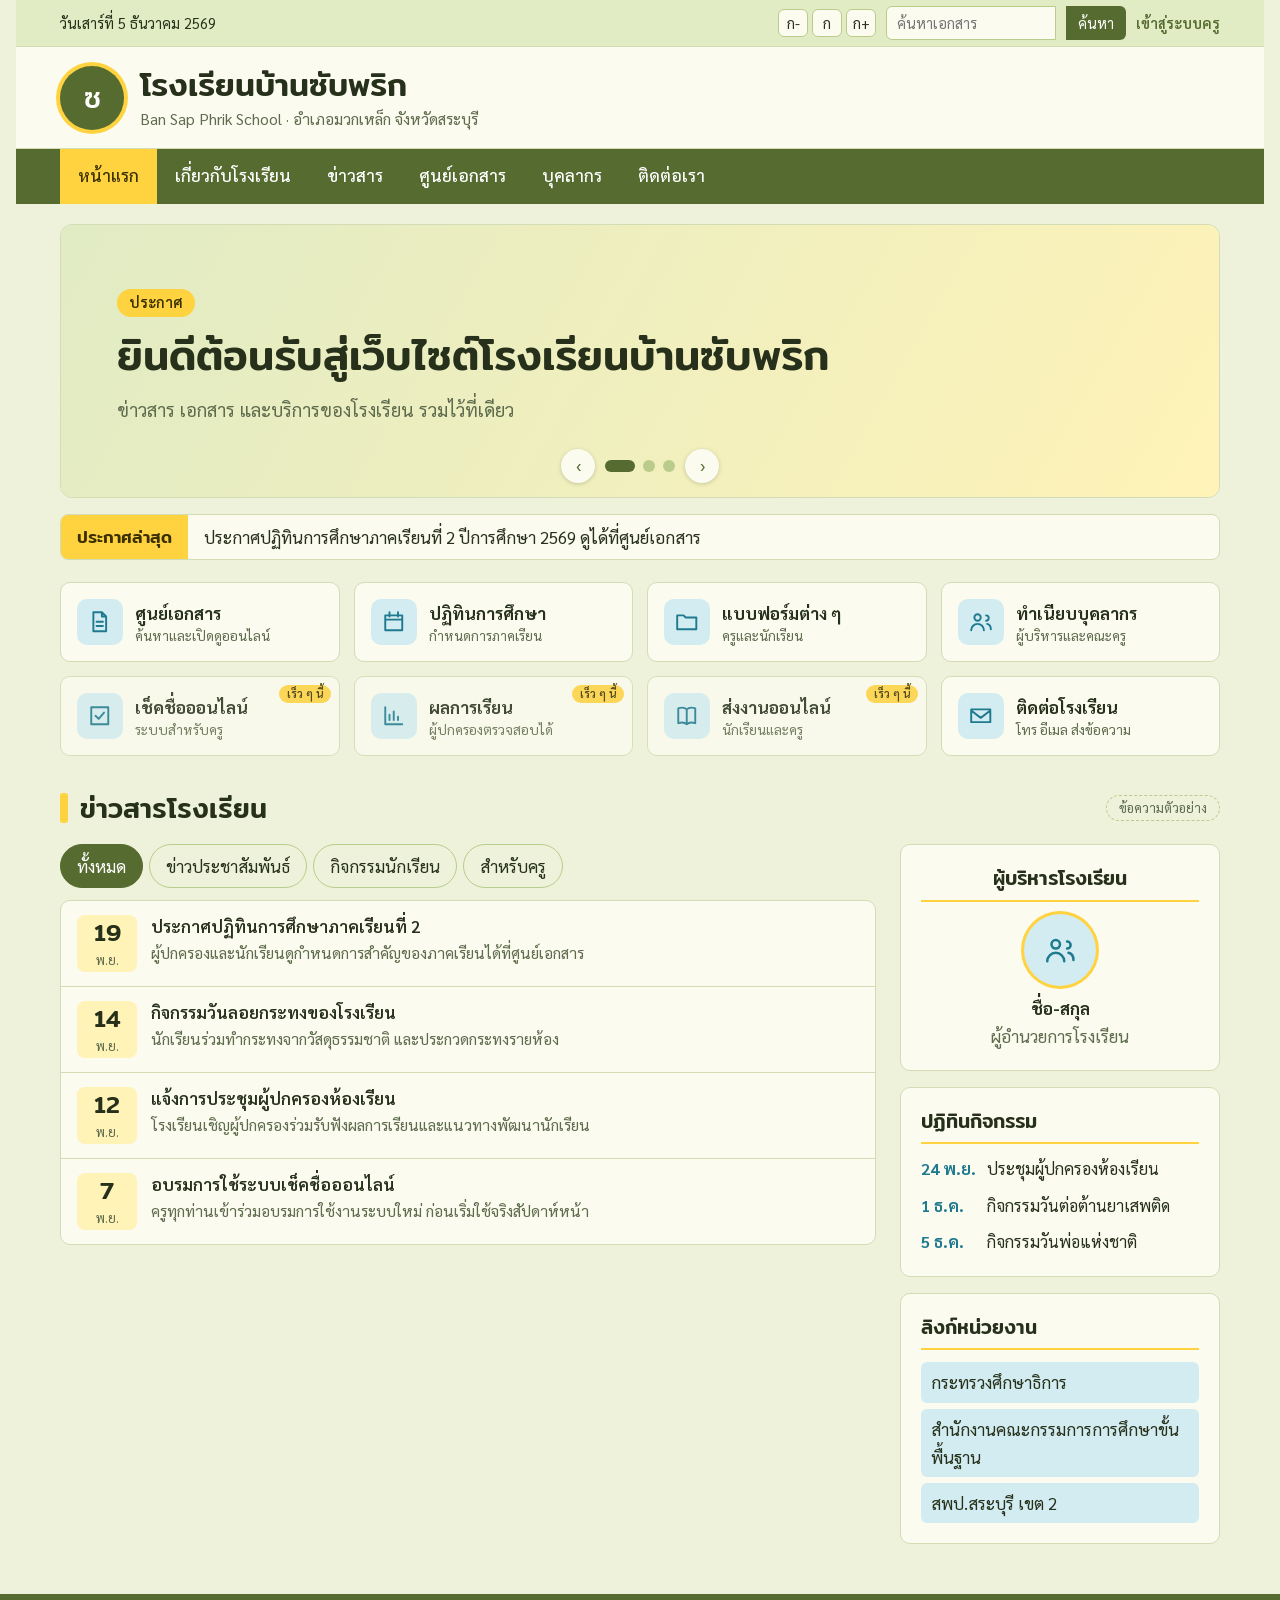
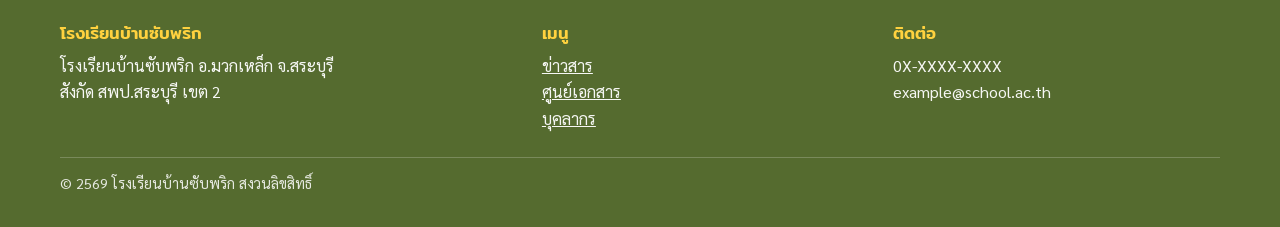
<file: index.html>
<!doctype html>
<html lang="th">
<head>
<meta charset="utf-8">
<meta name="viewport" content="width=device-width, initial-scale=1, viewport-fit=cover">
<title>โรงเรียนบ้านซับพริก</title>
<link rel="stylesheet" href="https://fonts.googleapis.com/css2?family=Mitr:wght@400;500&family=Sarabun:wght@400;500;600&display=swap">
<link rel="stylesheet" href="style.css">
</head>
<body data-page="home" data-title="">
<div class="util">
  <div class="wrap">
    <span id="today"></span>
    <div class="right">
      <div class="fsz" role="group" aria-label="ขนาดตัวอักษร">
        <button type="button" data-fs="-1" aria-label="ลดขนาดตัวอักษร">ก-</button>
        <button type="button" data-fs="0" aria-label="ขนาดปกติ">ก</button>
        <button type="button" data-fs="1" aria-label="เพิ่มขนาดตัวอักษร">ก+</button>
      </div>
      <form class="search" id="gsearch" role="search">
        <input id="gq" type="search" placeholder="ค้นหาเอกสาร" aria-label="ค้นหาเอกสาร">
        <button type="submit">ค้นหา</button>
      </form>
      <a class="login" href="contact.html">เข้าสู่ระบบครู</a>
    </div>
  </div>
</div>

<header class="brandbar">
  <div class="wrap">
    <span class="crest" id="crest" aria-hidden="true">ซ</span>
    <div>
      <h1 id="schoolName">โรงเรียนบ้านซับพริก</h1>
      <p id="schoolSub">Ban Sap Phrik School · อำเภอมวกเหล็ก จังหวัดสระบุรี</p>
    </div>
  </div>
</header>

<nav class="nav" aria-label="เมนูหลัก">
  <div class="wrap" id="navWrap">
    <a class="on" href="index.html">หน้าแรก</a>
    <a href="about.html">เกี่ยวกับโรงเรียน</a>
    <a href="news.html">ข่าวสาร</a>
    <a href="docs.html">ศูนย์เอกสาร</a>
    <a href="staff.html">บุคลากร</a>
    <a href="contact.html">ติดต่อเรา</a>
  </div>
</nav>

<main class="wrap" id="top">
  <div class="slider" id="slider" aria-roledescription="carousel" aria-label="ประชาสัมพันธ์">
    <div class="slides" id="slides"></div>
    <div class="ctl">
      <button class="arrow" type="button" id="prev" aria-label="สไลด์ก่อนหน้า">‹</button>
      <span id="dots" style="display:flex;gap:8px;align-items:center"></span>
      <button class="arrow" type="button" id="next" aria-label="สไลด์ถัดไป">›</button>
    </div>
  </div>

  <div class="ticker" id="ticker"><b>ประกาศล่าสุด</b><span id="tickerText">ประกาศปฏิทินการศึกษาภาคเรียนที่ 2 ปีการศึกษา 2569 ดูได้ที่ศูนย์เอกสาร</span></div>

  <div class="quick" id="quick"></div>


  <section id="news">
    <div class="sec-title"><h2>ข่าวสารโรงเรียน</h2><span class="sample">ข้อความตัวอย่าง</span></div>
    <div class="cols">
      <div>
        <div class="tabs" role="tablist" id="tabs"></div>
        <ul class="newslist" id="newslist"></ul>
      </div>
      <aside class="side">
        <div class="card person-lg" id="dirCard"></div>
        <div class="card">
          <h3>ปฏิทินกิจกรรม</h3>
          <ul class="cal">
            <li><b>24 พ.ย.</b><span>ประชุมผู้ปกครองห้องเรียน</span></li>
            <li><b>1 ธ.ค.</b><span>กิจกรรมวันต่อต้านยาเสพติด</span></li>
            <li><b>5 ธ.ค.</b><span>กิจกรรมวันพ่อแห่งชาติ</span></li>
          </ul>
        </div>
        <div class="card">
          <h3>ลิงก์หน่วยงาน</h3>
          <ul class="links">
            <li><a href="https://www.moe.go.th" target="_blank" rel="noopener">กระทรวงศึกษาธิการ</a></li>
            <li><a href="https://www.obec.go.th" target="_blank" rel="noopener">สำนักงานคณะกรรมการการศึกษาขั้นพื้นฐาน</a></li>
            <li><a href="https://saraburi2.go.th" target="_blank" rel="noopener">สพป.สระบุรี เขต 2</a></li>
          </ul>
        </div>
      </aside>
    </div>
  </section>
</main>

<footer>
  <div class="wrap">
    <div><h4 id="fName">โรงเรียนบ้านซับพริก</h4><p id="fAddr">อำเภอมวกเหล็ก จังหวัดสระบุรี</p><p id="fNote">สังกัด สพป.สระบุรี เขต 2</p></div>
    <div><h4>เมนู</h4><a href="news.html">ข่าวสาร</a><a href="docs.html">ศูนย์เอกสาร</a><a href="staff.html">บุคลากร</a></div>
    <div><h4>ติดต่อ</h4><p id="fPhone">0X-XXXX-XXXX</p><p id="fEmail">example@school.ac.th</p></div>
    <div class="copy" id="fCopy">© 2569 โรงเรียนบ้านซับพริก สงวนลิขสิทธิ์</div>
  </div>
</footer>

<script src="config.js"></script>
<script src="app.js"></script>
</body>
</html>
</file>
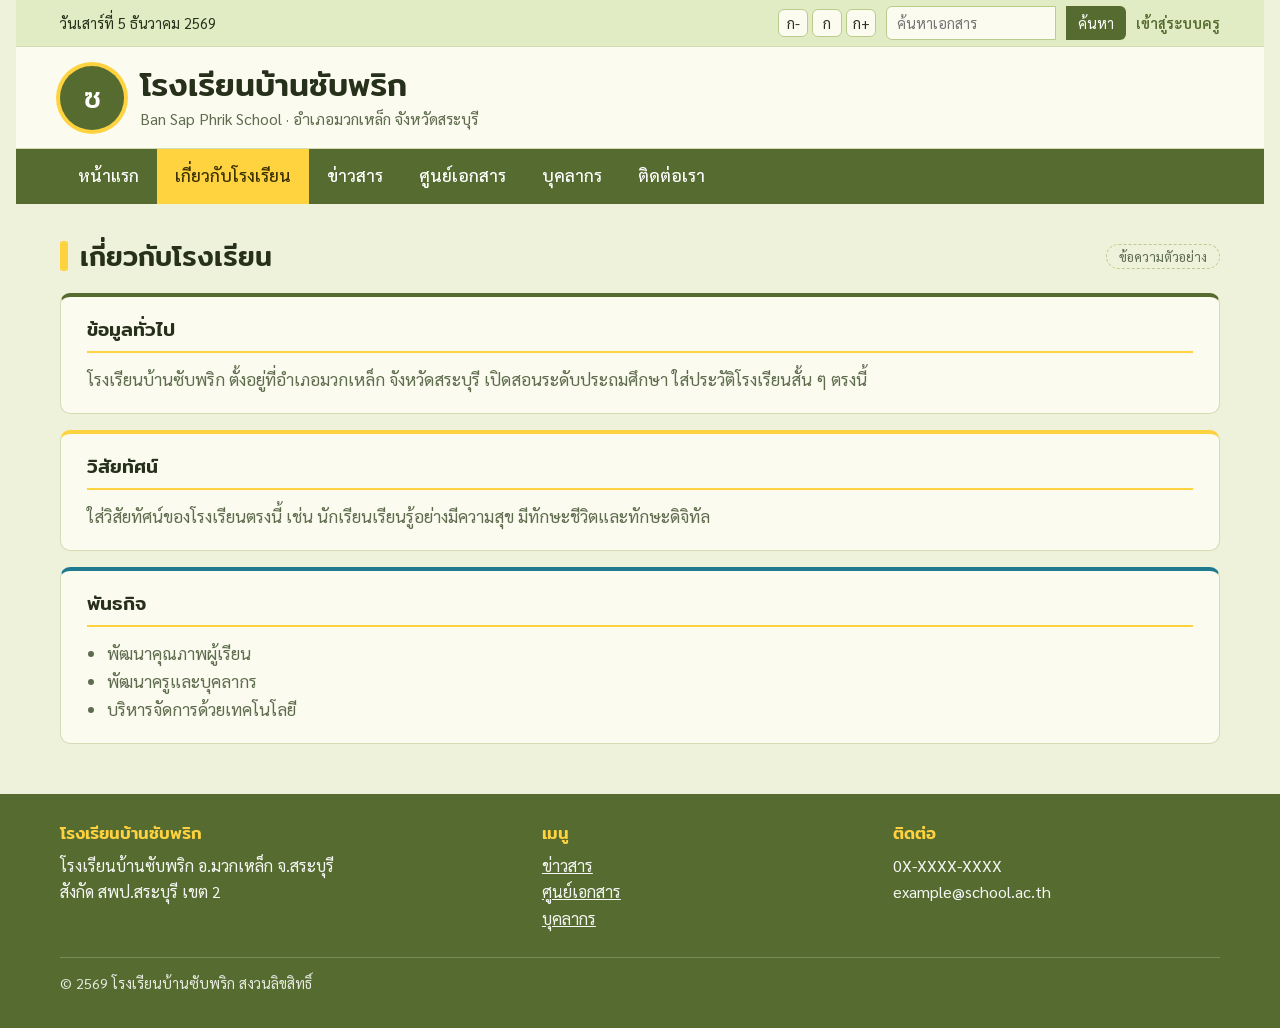
<file: about.html>
<!doctype html>
<html lang="th">
<head>
<meta charset="utf-8">
<meta name="viewport" content="width=device-width, initial-scale=1, viewport-fit=cover">
<title>โรงเรียนบ้านซับพริก</title>
<link rel="stylesheet" href="https://fonts.googleapis.com/css2?family=Mitr:wght@400;500&family=Sarabun:wght@400;500;600&display=swap">
<link rel="stylesheet" href="style.css">
</head>
<body data-page="about" data-title="เกี่ยวกับโรงเรียน">
<div class="util">
  <div class="wrap">
    <span id="today"></span>
    <div class="right">
      <div class="fsz" role="group" aria-label="ขนาดตัวอักษร">
        <button type="button" data-fs="-1" aria-label="ลดขนาดตัวอักษร">ก-</button>
        <button type="button" data-fs="0" aria-label="ขนาดปกติ">ก</button>
        <button type="button" data-fs="1" aria-label="เพิ่มขนาดตัวอักษร">ก+</button>
      </div>
      <form class="search" id="gsearch" role="search">
        <input id="gq" type="search" placeholder="ค้นหาเอกสาร" aria-label="ค้นหาเอกสาร">
        <button type="submit">ค้นหา</button>
      </form>
      <a class="login" href="contact.html">เข้าสู่ระบบครู</a>
    </div>
  </div>
</div>

<header class="brandbar">
  <div class="wrap">
    <span class="crest" id="crest" aria-hidden="true">ซ</span>
    <div>
      <h1 id="schoolName">โรงเรียนบ้านซับพริก</h1>
      <p id="schoolSub">Ban Sap Phrik School · อำเภอมวกเหล็ก จังหวัดสระบุรี</p>
    </div>
  </div>
</header>

<nav class="nav" aria-label="เมนูหลัก">
  <div class="wrap" id="navWrap">
    <a href="index.html">หน้าแรก</a>
    <a class="on" href="about.html">เกี่ยวกับโรงเรียน</a>
    <a href="news.html">ข่าวสาร</a>
    <a href="docs.html">ศูนย์เอกสาร</a>
    <a href="staff.html">บุคลากร</a>
    <a href="contact.html">ติดต่อเรา</a>
  </div>
</nav>

<main class="wrap" id="top">
  <section id="about">
    <div class="sec-title"><h2 id="aboutTitle">เกี่ยวกับโรงเรียน</h2><span class="sample">ข้อความตัวอย่าง</span></div>
    <div class="about" id="aboutGrid"></div>
  </section>
</main>

<footer>
  <div class="wrap">
    <div><h4 id="fName">โรงเรียนบ้านซับพริก</h4><p id="fAddr">อำเภอมวกเหล็ก จังหวัดสระบุรี</p><p id="fNote">สังกัด สพป.สระบุรี เขต 2</p></div>
    <div><h4>เมนู</h4><a href="news.html">ข่าวสาร</a><a href="docs.html">ศูนย์เอกสาร</a><a href="staff.html">บุคลากร</a></div>
    <div><h4>ติดต่อ</h4><p id="fPhone">0X-XXXX-XXXX</p><p id="fEmail">example@school.ac.th</p></div>
    <div class="copy" id="fCopy">© 2569 โรงเรียนบ้านซับพริก สงวนลิขสิทธิ์</div>
  </div>
</footer>

<script src="config.js"></script>
<script src="app.js"></script>
</body>
</html>
</file>
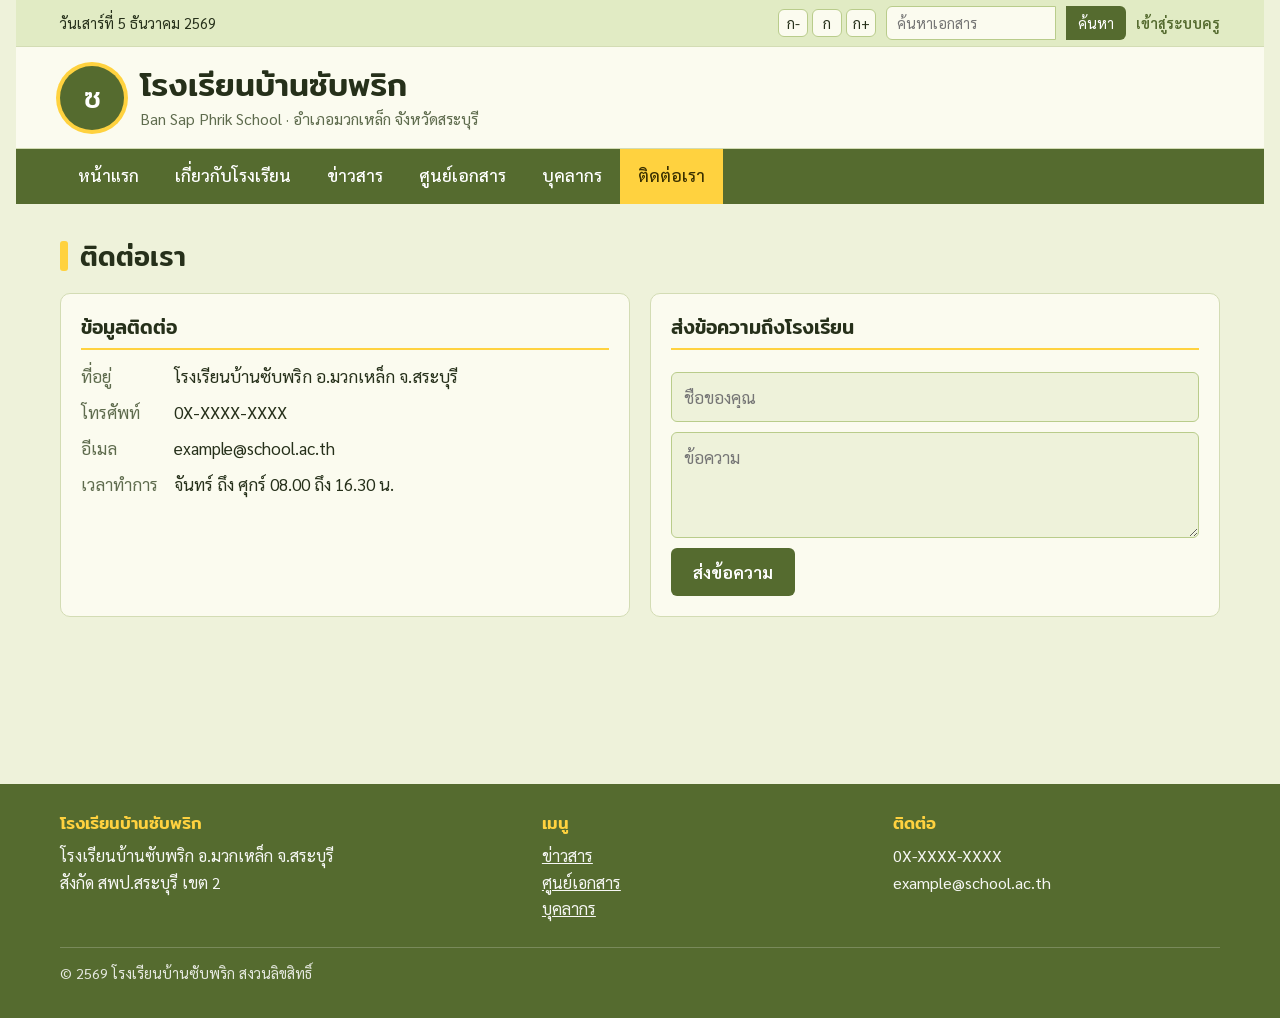
<file: contact.html>
<!doctype html>
<html lang="th">
<head>
<meta charset="utf-8">
<meta name="viewport" content="width=device-width, initial-scale=1, viewport-fit=cover">
<title>โรงเรียนบ้านซับพริก</title>
<link rel="stylesheet" href="https://fonts.googleapis.com/css2?family=Mitr:wght@400;500&family=Sarabun:wght@400;500;600&display=swap">
<link rel="stylesheet" href="style.css">
</head>
<body data-page="contact" data-title="ติดต่อเรา">
<div class="util">
  <div class="wrap">
    <span id="today"></span>
    <div class="right">
      <div class="fsz" role="group" aria-label="ขนาดตัวอักษร">
        <button type="button" data-fs="-1" aria-label="ลดขนาดตัวอักษร">ก-</button>
        <button type="button" data-fs="0" aria-label="ขนาดปกติ">ก</button>
        <button type="button" data-fs="1" aria-label="เพิ่มขนาดตัวอักษร">ก+</button>
      </div>
      <form class="search" id="gsearch" role="search">
        <input id="gq" type="search" placeholder="ค้นหาเอกสาร" aria-label="ค้นหาเอกสาร">
        <button type="submit">ค้นหา</button>
      </form>
      <a class="login" href="contact.html">เข้าสู่ระบบครู</a>
    </div>
  </div>
</div>

<header class="brandbar">
  <div class="wrap">
    <span class="crest" id="crest" aria-hidden="true">ซ</span>
    <div>
      <h1 id="schoolName">โรงเรียนบ้านซับพริก</h1>
      <p id="schoolSub">Ban Sap Phrik School · อำเภอมวกเหล็ก จังหวัดสระบุรี</p>
    </div>
  </div>
</header>

<nav class="nav" aria-label="เมนูหลัก">
  <div class="wrap" id="navWrap">
    <a href="index.html">หน้าแรก</a>
    <a href="about.html">เกี่ยวกับโรงเรียน</a>
    <a href="news.html">ข่าวสาร</a>
    <a href="docs.html">ศูนย์เอกสาร</a>
    <a href="staff.html">บุคลากร</a>
    <a class="on" href="contact.html">ติดต่อเรา</a>
  </div>
</nav>

<main class="wrap" id="top">
  <section id="contact">
    <div class="sec-title"><h2>ติดต่อเรา</h2></div>
    <div class="contact">
      <div class="card">
        <h3>ข้อมูลติดต่อ</h3>
        <dl>
          <dt>ที่อยู่</dt><dd id="cAddr">โรงเรียนบ้านซับพริก อ.มวกเหล็ก จ.สระบุรี</dd>
          <dt>โทรศัพท์</dt><dd id="cPhone">0X-XXXX-XXXX</dd>
          <dt>อีเมล</dt><dd id="cEmail">example@school.ac.th</dd>
          <dt>เวลาทำการ</dt><dd id="cHours">จันทร์ ถึง ศุกร์ 08.00 ถึง 16.30 น.</dd>
          <div id="cExtra" style="display:contents"></div>
        </dl>
      </div>
      <form class="card" id="f">
        <h3>ส่งข้อความถึงโรงเรียน</h3>
        <input id="fn" placeholder="ชื่อของคุณ" aria-label="ชื่อของคุณ" required>
        <textarea id="fm" rows="3" placeholder="ข้อความ" aria-label="ข้อความ" required></textarea>
        <button type="submit">ส่งข้อความ</button>
        <p id="sent" hidden>ขอบคุณครับ ตัวอย่างนี้ยังไม่ได้ส่งข้อความจริง ต้องเชื่อมกับ Google Sheets ก่อน</p>
      </form>
    </div>
  </section>
</main>

<footer>
  <div class="wrap">
    <div><h4 id="fName">โรงเรียนบ้านซับพริก</h4><p id="fAddr">อำเภอมวกเหล็ก จังหวัดสระบุรี</p><p id="fNote">สังกัด สพป.สระบุรี เขต 2</p></div>
    <div><h4>เมนู</h4><a href="news.html">ข่าวสาร</a><a href="docs.html">ศูนย์เอกสาร</a><a href="staff.html">บุคลากร</a></div>
    <div><h4>ติดต่อ</h4><p id="fPhone">0X-XXXX-XXXX</p><p id="fEmail">example@school.ac.th</p></div>
    <div class="copy" id="fCopy">© 2569 โรงเรียนบ้านซับพริก สงวนลิขสิทธิ์</div>
  </div>
</footer>

<script src="config.js"></script>
<script src="app.js"></script>
</body>
</html>
</file>
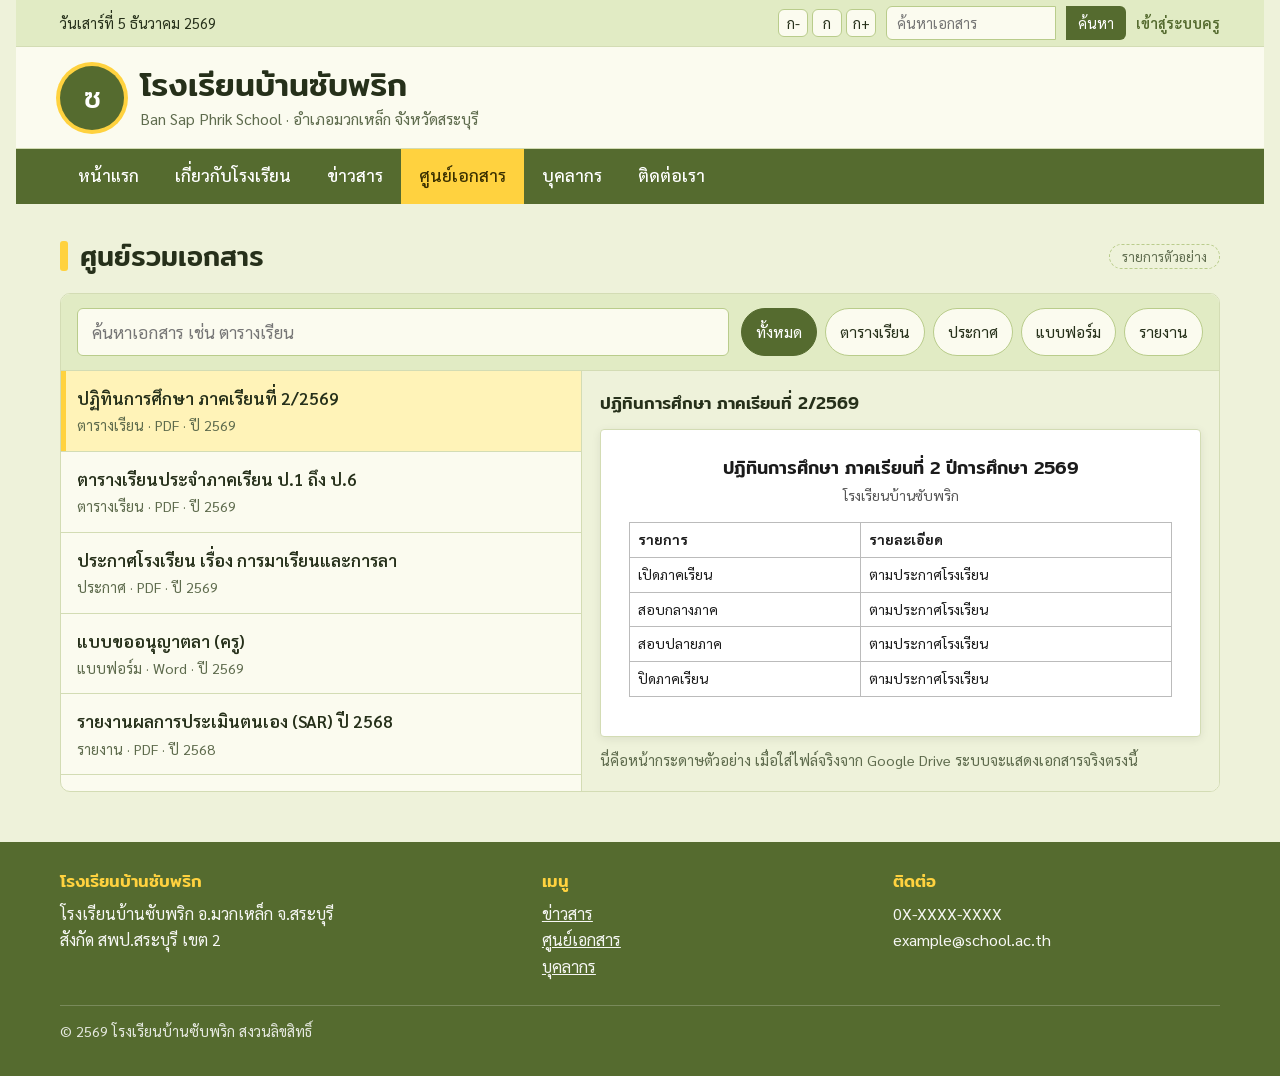
<file: docs.html>
<!doctype html>
<html lang="th">
<head>
<meta charset="utf-8">
<meta name="viewport" content="width=device-width, initial-scale=1, viewport-fit=cover">
<title>โรงเรียนบ้านซับพริก</title>
<link rel="stylesheet" href="https://fonts.googleapis.com/css2?family=Mitr:wght@400;500&family=Sarabun:wght@400;500;600&display=swap">
<link rel="stylesheet" href="style.css">
</head>
<body data-page="docs" data-title="ศูนย์เอกสาร">
<div class="util">
  <div class="wrap">
    <span id="today"></span>
    <div class="right">
      <div class="fsz" role="group" aria-label="ขนาดตัวอักษร">
        <button type="button" data-fs="-1" aria-label="ลดขนาดตัวอักษร">ก-</button>
        <button type="button" data-fs="0" aria-label="ขนาดปกติ">ก</button>
        <button type="button" data-fs="1" aria-label="เพิ่มขนาดตัวอักษร">ก+</button>
      </div>
      <form class="search" id="gsearch" role="search">
        <input id="gq" type="search" placeholder="ค้นหาเอกสาร" aria-label="ค้นหาเอกสาร">
        <button type="submit">ค้นหา</button>
      </form>
      <a class="login" href="contact.html">เข้าสู่ระบบครู</a>
    </div>
  </div>
</div>

<header class="brandbar">
  <div class="wrap">
    <span class="crest" id="crest" aria-hidden="true">ซ</span>
    <div>
      <h1 id="schoolName">โรงเรียนบ้านซับพริก</h1>
      <p id="schoolSub">Ban Sap Phrik School · อำเภอมวกเหล็ก จังหวัดสระบุรี</p>
    </div>
  </div>
</header>

<nav class="nav" aria-label="เมนูหลัก">
  <div class="wrap" id="navWrap">
    <a href="index.html">หน้าแรก</a>
    <a href="about.html">เกี่ยวกับโรงเรียน</a>
    <a href="news.html">ข่าวสาร</a>
    <a class="on" href="docs.html">ศูนย์เอกสาร</a>
    <a href="staff.html">บุคลากร</a>
    <a href="contact.html">ติดต่อเรา</a>
  </div>
</nav>

<main class="wrap" id="top">
  <section id="docs">
    <div class="sec-title"><h2>ศูนย์รวมเอกสาร</h2><span class="sample">รายการตัวอย่าง</span></div>
    <div class="docs">
      <div class="docs-tools">
        <input id="q" type="search" placeholder="ค้นหาเอกสาร เช่น ตารางเรียน" aria-label="ค้นหาเอกสาร">
        <div class="chips" id="chips" role="group" aria-label="กรองตามหมวด"></div>
      </div>
      <div class="docs-body">
        <ul class="list" id="list"></ul>
        <div class="preview" id="preview"></div>
      </div>
    </div>
  </section>
</main>

<footer>
  <div class="wrap">
    <div><h4 id="fName">โรงเรียนบ้านซับพริก</h4><p id="fAddr">อำเภอมวกเหล็ก จังหวัดสระบุรี</p><p id="fNote">สังกัด สพป.สระบุรี เขต 2</p></div>
    <div><h4>เมนู</h4><a href="news.html">ข่าวสาร</a><a href="docs.html">ศูนย์เอกสาร</a><a href="staff.html">บุคลากร</a></div>
    <div><h4>ติดต่อ</h4><p id="fPhone">0X-XXXX-XXXX</p><p id="fEmail">example@school.ac.th</p></div>
    <div class="copy" id="fCopy">© 2569 โรงเรียนบ้านซับพริก สงวนลิขสิทธิ์</div>
  </div>
</footer>

<script src="config.js"></script>
<script src="app.js"></script>
</body>
</html>
</file>
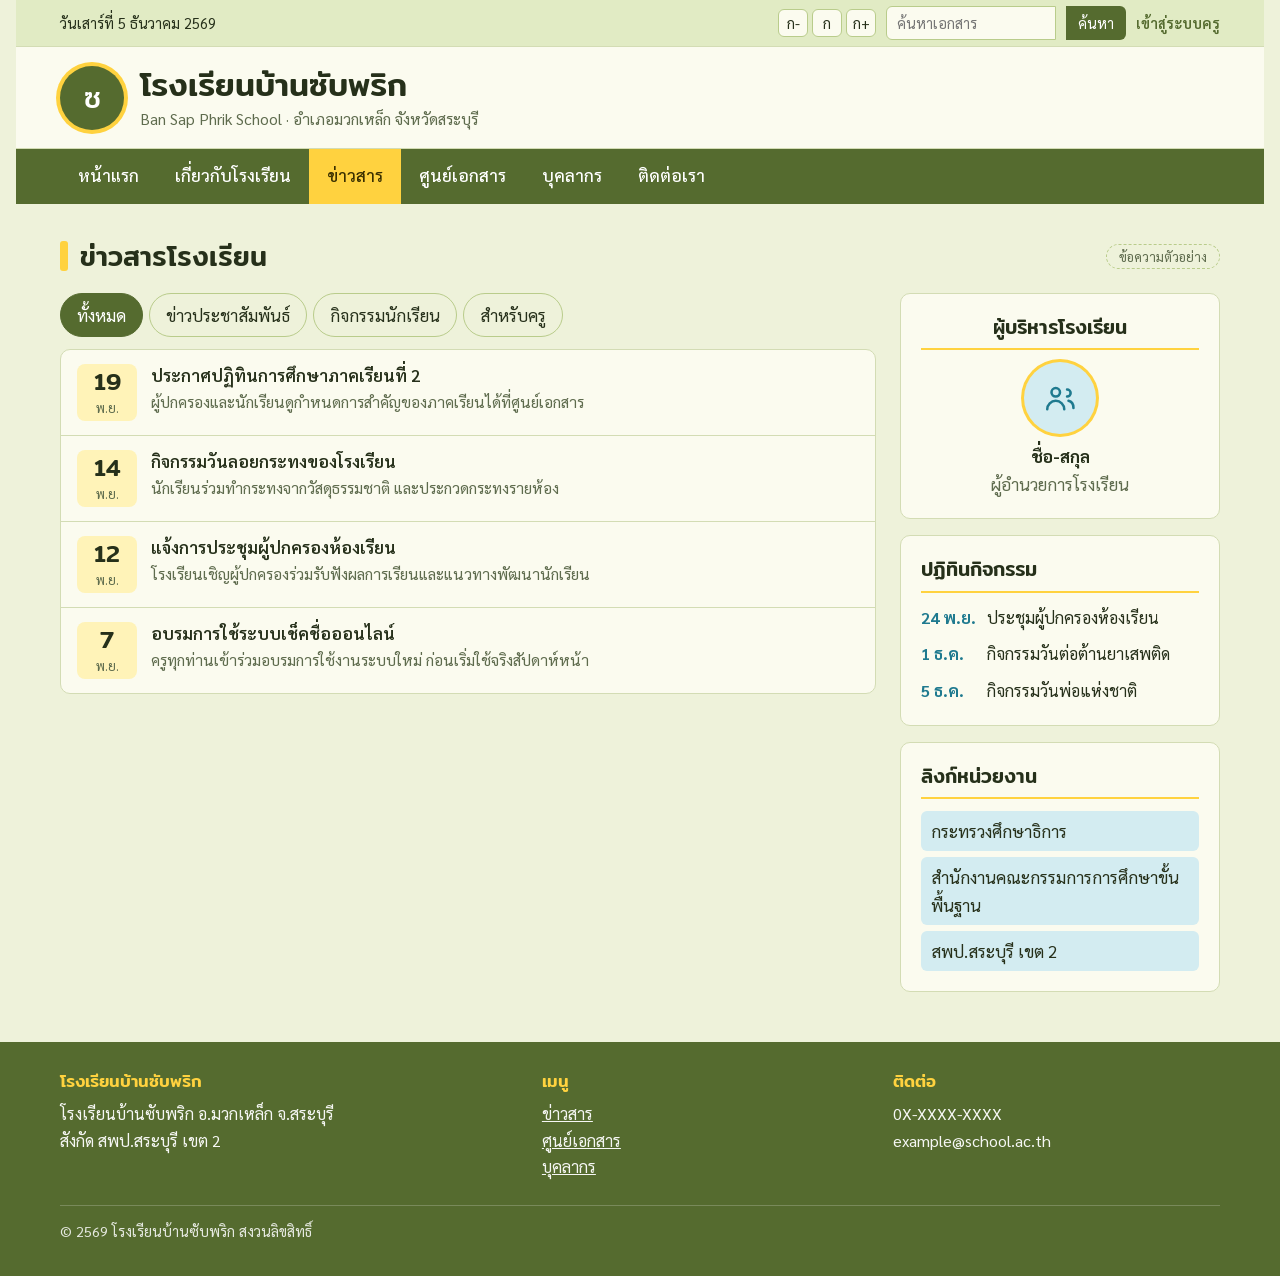
<file: news.html>
<!doctype html>
<html lang="th">
<head>
<meta charset="utf-8">
<meta name="viewport" content="width=device-width, initial-scale=1, viewport-fit=cover">
<title>โรงเรียนบ้านซับพริก</title>
<link rel="stylesheet" href="https://fonts.googleapis.com/css2?family=Mitr:wght@400;500&family=Sarabun:wght@400;500;600&display=swap">
<link rel="stylesheet" href="style.css">
</head>
<body data-page="news" data-title="ข่าวสาร">
<div class="util">
  <div class="wrap">
    <span id="today"></span>
    <div class="right">
      <div class="fsz" role="group" aria-label="ขนาดตัวอักษร">
        <button type="button" data-fs="-1" aria-label="ลดขนาดตัวอักษร">ก-</button>
        <button type="button" data-fs="0" aria-label="ขนาดปกติ">ก</button>
        <button type="button" data-fs="1" aria-label="เพิ่มขนาดตัวอักษร">ก+</button>
      </div>
      <form class="search" id="gsearch" role="search">
        <input id="gq" type="search" placeholder="ค้นหาเอกสาร" aria-label="ค้นหาเอกสาร">
        <button type="submit">ค้นหา</button>
      </form>
      <a class="login" href="contact.html">เข้าสู่ระบบครู</a>
    </div>
  </div>
</div>

<header class="brandbar">
  <div class="wrap">
    <span class="crest" id="crest" aria-hidden="true">ซ</span>
    <div>
      <h1 id="schoolName">โรงเรียนบ้านซับพริก</h1>
      <p id="schoolSub">Ban Sap Phrik School · อำเภอมวกเหล็ก จังหวัดสระบุรี</p>
    </div>
  </div>
</header>

<nav class="nav" aria-label="เมนูหลัก">
  <div class="wrap" id="navWrap">
    <a href="index.html">หน้าแรก</a>
    <a href="about.html">เกี่ยวกับโรงเรียน</a>
    <a class="on" href="news.html">ข่าวสาร</a>
    <a href="docs.html">ศูนย์เอกสาร</a>
    <a href="staff.html">บุคลากร</a>
    <a href="contact.html">ติดต่อเรา</a>
  </div>
</nav>

<main class="wrap" id="top">
  <section id="news">
    <div class="sec-title"><h2>ข่าวสารโรงเรียน</h2><span class="sample">ข้อความตัวอย่าง</span></div>
    <div class="cols">
      <div>
        <div class="tabs" role="tablist" id="tabs"></div>
        <ul class="newslist" id="newslist"></ul>
      </div>
      <aside class="side">
        <div class="card person-lg" id="dirCard"></div>
        <div class="card">
          <h3>ปฏิทินกิจกรรม</h3>
          <ul class="cal">
            <li><b>24 พ.ย.</b><span>ประชุมผู้ปกครองห้องเรียน</span></li>
            <li><b>1 ธ.ค.</b><span>กิจกรรมวันต่อต้านยาเสพติด</span></li>
            <li><b>5 ธ.ค.</b><span>กิจกรรมวันพ่อแห่งชาติ</span></li>
          </ul>
        </div>
        <div class="card">
          <h3>ลิงก์หน่วยงาน</h3>
          <ul class="links">
            <li><a href="https://www.moe.go.th" target="_blank" rel="noopener">กระทรวงศึกษาธิการ</a></li>
            <li><a href="https://www.obec.go.th" target="_blank" rel="noopener">สำนักงานคณะกรรมการการศึกษาขั้นพื้นฐาน</a></li>
            <li><a href="https://saraburi2.go.th" target="_blank" rel="noopener">สพป.สระบุรี เขต 2</a></li>
          </ul>
        </div>
      </aside>
    </div>
  </section>
</main>

<footer>
  <div class="wrap">
    <div><h4 id="fName">โรงเรียนบ้านซับพริก</h4><p id="fAddr">อำเภอมวกเหล็ก จังหวัดสระบุรี</p><p id="fNote">สังกัด สพป.สระบุรี เขต 2</p></div>
    <div><h4>เมนู</h4><a href="news.html">ข่าวสาร</a><a href="docs.html">ศูนย์เอกสาร</a><a href="staff.html">บุคลากร</a></div>
    <div><h4>ติดต่อ</h4><p id="fPhone">0X-XXXX-XXXX</p><p id="fEmail">example@school.ac.th</p></div>
    <div class="copy" id="fCopy">© 2569 โรงเรียนบ้านซับพริก สงวนลิขสิทธิ์</div>
  </div>
</footer>

<script src="config.js"></script>
<script src="app.js"></script>
</body>
</html>
</file>
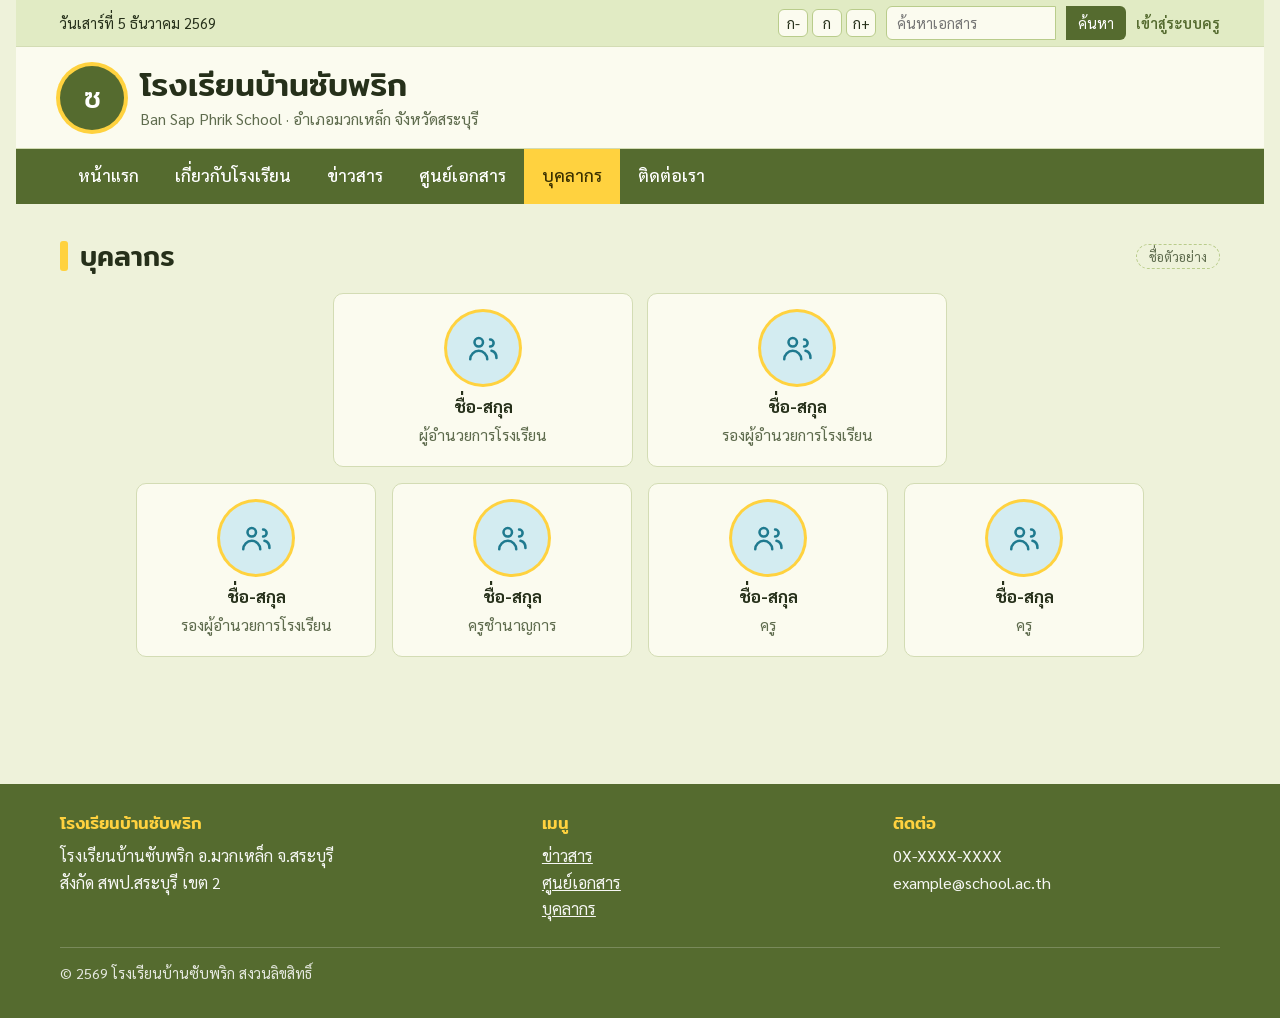
<file: staff.html>
<!doctype html>
<html lang="th">
<head>
<meta charset="utf-8">
<meta name="viewport" content="width=device-width, initial-scale=1, viewport-fit=cover">
<title>โรงเรียนบ้านซับพริก</title>
<link rel="stylesheet" href="https://fonts.googleapis.com/css2?family=Mitr:wght@400;500&family=Sarabun:wght@400;500;600&display=swap">
<link rel="stylesheet" href="style.css">
</head>
<body data-page="staff" data-title="บุคลากร">
<div class="util">
  <div class="wrap">
    <span id="today"></span>
    <div class="right">
      <div class="fsz" role="group" aria-label="ขนาดตัวอักษร">
        <button type="button" data-fs="-1" aria-label="ลดขนาดตัวอักษร">ก-</button>
        <button type="button" data-fs="0" aria-label="ขนาดปกติ">ก</button>
        <button type="button" data-fs="1" aria-label="เพิ่มขนาดตัวอักษร">ก+</button>
      </div>
      <form class="search" id="gsearch" role="search">
        <input id="gq" type="search" placeholder="ค้นหาเอกสาร" aria-label="ค้นหาเอกสาร">
        <button type="submit">ค้นหา</button>
      </form>
      <a class="login" href="contact.html">เข้าสู่ระบบครู</a>
    </div>
  </div>
</div>

<header class="brandbar">
  <div class="wrap">
    <span class="crest" id="crest" aria-hidden="true">ซ</span>
    <div>
      <h1 id="schoolName">โรงเรียนบ้านซับพริก</h1>
      <p id="schoolSub">Ban Sap Phrik School · อำเภอมวกเหล็ก จังหวัดสระบุรี</p>
    </div>
  </div>
</header>

<nav class="nav" aria-label="เมนูหลัก">
  <div class="wrap" id="navWrap">
    <a href="index.html">หน้าแรก</a>
    <a href="about.html">เกี่ยวกับโรงเรียน</a>
    <a href="news.html">ข่าวสาร</a>
    <a href="docs.html">ศูนย์เอกสาร</a>
    <a class="on" href="staff.html">บุคลากร</a>
    <a href="contact.html">ติดต่อเรา</a>
  </div>
</nav>

<main class="wrap" id="top">
  <section id="staff">
    <div class="sec-title"><h2>บุคลากร</h2><span class="sample">ชื่อตัวอย่าง</span></div>
    <div class="staff-top" id="staffTop"></div>
    <div class="staff" id="staffGrid"></div>
  </section>
</main>

<footer>
  <div class="wrap">
    <div><h4 id="fName">โรงเรียนบ้านซับพริก</h4><p id="fAddr">อำเภอมวกเหล็ก จังหวัดสระบุรี</p><p id="fNote">สังกัด สพป.สระบุรี เขต 2</p></div>
    <div><h4>เมนู</h4><a href="news.html">ข่าวสาร</a><a href="docs.html">ศูนย์เอกสาร</a><a href="staff.html">บุคลากร</a></div>
    <div><h4>ติดต่อ</h4><p id="fPhone">0X-XXXX-XXXX</p><p id="fEmail">example@school.ac.th</p></div>
    <div class="copy" id="fCopy">© 2569 โรงเรียนบ้านซับพริก สงวนลิขสิทธิ์</div>
  </div>
</footer>

<script src="config.js"></script>
<script src="app.js"></script>
</body>
</html>
</file>
<file: style.css>
/* Layout (government school portal): utility bar, brand banner, nav bar, slider, notice ticker,
   quick-link grid, news + sidebar, about, document center, staff, contact, footer. Soft green / yellow / white. */
:root {
  --bg: #eef2da;
  --surface: #fbfbef;
  --ink: #26301a;
  --muted: #5e6b4d;
  --line: #d3dcb4;
  --green: #556b2f;
  --on-green: #ffffff;
  --green-soft: #e1ebc4;
  --green-mid: #b9cc8b;
  --yellow: #ffd23f;
  --yellow-soft: #fff3b8;
  --on-yellow: #3a3000;
  --sky: #1f7a8f;
  --sky-soft: #d3ecf1;
  --font-display: "Mitr", "Sarabun", system-ui, sans-serif;
  --font-body: "Sarabun", system-ui, sans-serif;
  --fs: 1;
}
@media (prefers-color-scheme: dark) {
  :root:not([data-theme="light"]) {
    --bg: #141b0e; --surface: #1c2614; --ink: #eaf0d8; --muted: #a8b590; --line: #2f3d21;
    --green: #a8c46a; --on-green: #162008; --green-soft: #28351a; --green-mid: #3d5126;
    --yellow: #ffd23f; --yellow-soft: #3a3410; --on-yellow: #2a2204;
    --sky: #6cc4d6; --sky-soft: #16343b;
    color-scheme: dark;
  }
}
:root[data-theme="dark"] {
  --bg: #141b0e; --surface: #1c2614; --ink: #eaf0d8; --muted: #a8b590; --line: #2f3d21;
  --green: #a8c46a; --on-green: #162008; --green-soft: #28351a; --green-mid: #3d5126;
  --yellow: #ffd23f; --yellow-soft: #3a3410; --on-yellow: #2a2204;
  --sky: #6cc4d6; --sky-soft: #16343b;
  color-scheme: dark;
}
* { box-sizing: border-box; }
body {
  background: var(--bg); color: var(--ink);
  font-family: var(--font-body); font-size: calc(17px * var(--fs)); line-height: 1.65; margin: 0;
  padding-left: max(16px, env(safe-area-inset-left, 0px));
  padding-right: max(16px, env(safe-area-inset-right, 0px));
}
h1, h2, h3, h4 { font-family: var(--font-display); font-weight: 500; line-height: 1.35; margin: 0; text-wrap: balance; }
a { color: inherit; }
:focus-visible { outline: 3px solid var(--yellow); outline-offset: 2px; box-shadow: 0 0 0 5px var(--green); }
.wrap { max-width: 1160px; margin: 0 auto; }
svg.ic { width: 1.5em; height: 1.5em; fill: none; stroke: currentColor; stroke-width: 1.8; stroke-linecap: round; stroke-linejoin: round; flex: none; }

/* utility bar */
.util { background: var(--green-soft); border-bottom: 1px solid var(--line); font-size: 0.86em; }
.util .wrap { display: flex; gap: 12px 20px; align-items: center; justify-content: space-between; flex-wrap: wrap; padding-block: 6px; }
.util .right { display: flex; gap: 10px; align-items: center; flex-wrap: wrap; }
.fsz { display: flex; gap: 4px; }
.fsz button { font: inherit; width: 30px; height: 28px; border-radius: 6px; border: 1px solid var(--green-mid); background: var(--surface); color: var(--ink); cursor: pointer; }
.search { display: flex; }
.search input { font: inherit; width: 170px; max-width: 100%; padding: 4px 10px; border: 1px solid var(--green-mid); border-radius: 6px 0 0 6px; background: var(--surface); color: var(--ink); min-width: 0; }
.search button { font: inherit; padding: 4px 12px; border: 0; background: var(--green); color: var(--on-green); border-radius: 0 6px 6px 0; cursor: pointer; }
.login { text-decoration: none; font-weight: 600; color: var(--green); }

/* brand banner */
.brandbar { background: var(--surface); border-bottom: 1px solid var(--line); }
.brandbar .wrap { display: flex; align-items: center; gap: 16px; padding-block: 16px; }
.crest { width: 64px; height: 64px; border-radius: 50%; background: var(--green); color: var(--on-green); display: grid; place-items: center; font-family: var(--font-display); font-size: 30px; flex: none; box-shadow: 0 0 0 4px var(--yellow); }
.brandbar h1 { font-size: clamp(22px, 4vw, 32px); }
.brandbar p { margin: 0; color: var(--muted); font-size: 0.92em; }

/* nav */
.nav { background: var(--green); position: sticky; top: env(safe-area-inset-top, 0px); z-index: 6; }
body::before { content: ""; position: fixed; inset: 0 0 auto; height: env(safe-area-inset-top, 0px); z-index: 10; background: var(--green); }
.nav .wrap { display: flex; overflow-x: auto; }
.nav a { color: var(--on-green); text-decoration: none; padding: 12px 18px; white-space: nowrap; font-weight: 500; border-bottom: 3px solid transparent; }
.nav a:hover, .nav a.on { background: var(--yellow); color: var(--on-yellow); }

/* slider */
.slider { position: relative; margin-top: 20px; border-radius: 12px; overflow: hidden; border: 1px solid var(--line); }
.slides { display: flex; transition: transform 0.5s ease; }
.slide { flex: 0 0 100%; min-width: 0; padding: clamp(28px, 6vw, 64px) clamp(20px, 5vw, 56px) clamp(56px, 8vw, 72px); min-height: 250px; display: flex; flex-direction: column; justify-content: center; gap: 10px; }
.slide.a { background: linear-gradient(120deg, var(--green-soft), var(--yellow-soft)); }
.slide.b { background: linear-gradient(120deg, var(--yellow-soft), var(--sky-soft)); }
.slide.c { background: linear-gradient(120deg, var(--sky-soft), var(--green-soft)); }
.slide h2 { font-size: clamp(24px, 4.6vw, 42px); max-width: 18em; }
.slide p { margin: 0; max-width: 34em; color: var(--muted); font-size: 1.1em; }
.slide .tag { align-self: flex-start; background: var(--yellow); color: var(--on-yellow); font-weight: 600; font-size: 0.85em; padding: 2px 12px; border-radius: 999px; }
.slider .ctl { position: absolute; bottom: 14px; left: 0; right: 0; display: flex; justify-content: center; align-items: center; gap: 10px; }
.slider .ctl button { font: inherit; border: 0; cursor: pointer; }
.dot { width: 12px; height: 12px; border-radius: 50%; background: var(--green-mid); padding: 0; }
.dot[aria-current="true"] { background: var(--green); width: 30px; border-radius: 6px; }
.arrow { width: 34px; height: 34px; border-radius: 50%; background: var(--surface); color: var(--green); font-size: 1.2em; box-shadow: 0 1px 4px rgba(0,0,0,0.18); }

/* ticker */
.ticker { display: flex; margin-top: 16px; border: 1px solid var(--line); border-radius: 8px; overflow: hidden; background: var(--surface); }
.ticker b { background: var(--yellow); color: var(--on-yellow); padding: 8px 16px; font-family: var(--font-display); font-weight: 500; white-space: nowrap; }
.ticker span { padding: 8px 16px; min-width: 0; overflow: hidden; text-overflow: ellipsis; white-space: nowrap; }

/* quick links */
.quick { display: grid; grid-template-columns: repeat(4, 1fr); gap: 14px; margin-top: 22px; }
.q { display: flex; align-items: center; gap: 12px; padding: 16px; background: var(--surface); border: 1px solid var(--line); border-radius: 10px; text-decoration: none; position: relative; min-width: 0; font: inherit; color: var(--ink); text-align: left; }
.q .ico { width: 46px; height: 46px; border-radius: 10px; background: var(--sky-soft); color: var(--sky); display: grid; place-items: center; flex: none; }
.q:hover { border-color: var(--green); }
.q small { display: block; color: var(--muted); font-size: 0.8em; line-height: 1.3; }
.q.soon { opacity: 0.85; cursor: default; }
.q.soon:hover { border-color: var(--line); }
.q .badge { position: absolute; top: 8px; right: 8px; background: var(--yellow); color: var(--on-yellow); font-size: 11px; font-weight: 600; padding: 0 8px; border-radius: 999px; }

/* sections */
section { padding-block: 34px 10px; scroll-margin-top: 60px; }
.sec-title { display: flex; align-items: center; gap: 12px; margin-bottom: 18px; }
.sec-title h2 { font-size: 1.6em; }
.sec-title::before { content: ""; width: 8px; height: 30px; background: var(--yellow); border-radius: 3px; flex: none; }
.sec-title .sample { margin-left: auto; font-size: 0.78em; color: var(--muted); border: 1px dashed var(--green-mid); border-radius: 999px; padding: 1px 12px; white-space: nowrap; }
.cols { display: grid; grid-template-columns: 1fr 320px; gap: 24px; align-items: start; }
.cols > * { min-width: 0; }
.card { background: var(--surface); border: 1px solid var(--line); border-radius: 10px; padding: 20px; }
.card h3 { font-size: 1.15em; margin-bottom: 12px; padding-bottom: 8px; border-bottom: 2px solid var(--yellow); }
.side { display: grid; gap: 16px; }

/* news */
.tabs { display: flex; gap: 6px; flex-wrap: wrap; margin-bottom: 12px; }
.tab { font: inherit; padding: 7px 16px; border-radius: 999px; border: 1px solid var(--green-mid); background: transparent; color: var(--ink); cursor: pointer; }
.tab[aria-selected="true"] { background: var(--green); color: var(--on-green); border-color: var(--green); }
.newslist { list-style: none; margin: 0; padding: 0; background: var(--surface); border: 1px solid var(--line); border-radius: 10px; }
.newslist li { display: flex; gap: 14px; padding: 14px 16px; border-bottom: 1px solid var(--line); }
.newslist li:last-child { border-bottom: 0; }
.date { flex: none; width: 60px; text-align: center; background: var(--yellow-soft); border-radius: 8px; padding: 4px 0; line-height: 1.2; }
.date b { display: block; font-family: var(--font-display); font-weight: 500; font-size: 1.4em; }
.date span { font-size: 0.78em; color: var(--muted); }
.newslist h3 { font-size: 1em; font-family: var(--font-body); font-weight: 600; }
.newslist p { margin: 2px 0 0; color: var(--muted); font-size: 0.92em; }
.person-lg { text-align: center; }
.avatar { width: 72px; height: 72px; border-radius: 50%; background: var(--sky-soft); color: var(--sky); display: grid; place-items: center; margin: 0 auto 8px; font-family: var(--font-display); font-size: 26px; box-shadow: 0 0 0 3px var(--yellow); }
.cal { list-style: none; padding: 0; margin: 0; display: grid; gap: 10px; }
.cal li { display: flex; gap: 10px; font-size: 0.95em; }
.cal b { flex: none; width: 56px; color: var(--sky); }
.links { list-style: none; padding: 0; margin: 0; display: grid; gap: 6px; }
.links a { display: block; padding: 6px 10px; border-radius: 6px; background: var(--sky-soft); text-decoration: none; }
.links a:hover { background: var(--yellow); color: var(--on-yellow); }

/* about */
.about { display: grid; grid-template-columns: repeat(3, 1fr); gap: 16px; }
.about .card { border-top: 4px solid var(--green); }
.about .card:nth-child(2) { border-top-color: var(--yellow); }
.about .card:nth-child(3) { border-top-color: var(--sky); }
.about p, .about ul { margin: 0; color: var(--muted); }
.about ul { padding-left: 1.1em; }

/* document center */
.docs { background: var(--surface); border: 1px solid var(--line); border-radius: 10px; overflow: hidden; }
.docs-tools { display: flex; gap: 12px; flex-wrap: wrap; padding: 14px 16px; background: var(--green-soft); border-bottom: 1px solid var(--line); }
.docs-tools input { flex: 1 1 220px; min-width: 0; font: inherit; padding: 9px 14px; border-radius: 6px; border: 1px solid var(--green-mid); background: var(--surface); color: var(--ink); }
.chips { display: flex; gap: 8px; flex-wrap: wrap; }
.chip { font: inherit; font-size: 0.92em; padding: 6px 14px; border-radius: 999px; border: 1px solid var(--green-mid); background: var(--surface); color: var(--ink); cursor: pointer; }
.chip[aria-pressed="true"] { background: var(--green); color: var(--on-green); border-color: var(--green); }
.docs-body { display: grid; grid-template-columns: 0.9fr 1.1fr; min-height: 420px; }
.docs-body > * { min-width: 0; }
.list { list-style: none; margin: 0; padding: 0; border-right: 1px solid var(--line); max-height: 520px; overflow-y: auto; }
.list button { width: 100%; text-align: left; font: inherit; background: transparent; color: var(--ink); border: 0; border-bottom: 1px solid var(--line); padding: 13px 16px; cursor: pointer; display: grid; gap: 2px; }
.list button:hover { background: var(--green-soft); }
.list button[aria-current="true"] { background: var(--yellow-soft); box-shadow: inset 5px 0 0 var(--yellow); }
.list .t { font-weight: 600; }
.list .m { font-size: 0.85em; color: var(--muted); }
.empty { padding: 24px 16px; color: var(--muted); }
.preview { padding: 18px; background: var(--bg); display: flex; flex-direction: column; gap: 12px; }
.preview-bar { display: flex; justify-content: space-between; align-items: center; gap: 12px; flex-wrap: wrap; }
.preview-bar b { font-family: var(--font-display); font-weight: 500; }
.preview-bar a { font-size: 0.92em; font-weight: 600; color: var(--sky); }
.paper { background: #fff; color: #1b1b1b; border: 1px solid var(--line); border-radius: 4px; padding: 26px 28px; flex: 1; font-size: 15px; line-height: 1.7; box-shadow: 0 2px 10px rgba(0,0,0,0.08); overflow: auto; }
.paper h4 { margin: 0 0 4px; font-size: 18px; text-align: center; }
.paper .sub { text-align: center; color: #555; margin: 0 0 14px; font-size: 14px; }
.paper p { margin: 0 0 10px; }
.paper table { width: 100%; border-collapse: collapse; font-size: 14px; }
.paper td, .paper th { border: 1px solid #bbb; padding: 5px 8px; text-align: left; }
.hint { font-size: 0.85em; color: var(--muted); margin: 0; }

/* staff */
.staff-top { display: flex; justify-content: center; flex-wrap: wrap; gap: 14px; margin-bottom: 16px; }
.staff { display: grid; grid-template-columns: repeat(4, 1fr); gap: 16px; }
.person { background: var(--surface); border: 1px solid var(--line); border-radius: 10px; padding: 18px; text-align: center; min-width: 0; }
.person b { display: block; }
.person span { color: var(--muted); font-size: 0.92em; }
.staff-top .person { width: min(100%, 300px); }

/* contact */
.contact { display: grid; grid-template-columns: 1fr 1fr; gap: 20px; }
.contact > * { min-width: 0; }
dl { margin: 0; display: grid; grid-template-columns: auto 1fr; gap: 8px 16px; }
dt { color: var(--muted); }
dd { margin: 0; }
form { display: grid; gap: 10px; }
form input, form textarea { font: inherit; padding: 10px 12px; border-radius: 6px; border: 1px solid var(--green-mid); background: var(--bg); color: var(--ink); width: 100%; }
form button { font: inherit; font-weight: 600; justify-self: start; padding: 10px 22px; border-radius: 6px; border: 0; background: var(--green); color: var(--on-green); cursor: pointer; }
#sent { color: var(--green); font-weight: 600; margin: 0; }

footer { margin-top: 40px; background: var(--green); color: var(--on-green); padding-block: 28px 32px; padding-left: max(16px, env(safe-area-inset-left, 0px)); padding-right: max(16px, env(safe-area-inset-right, 0px)); margin-left: calc(-1 * max(16px, env(safe-area-inset-left, 0px))); margin-right: calc(-1 * max(16px, env(safe-area-inset-right, 0px))); }
footer .wrap { display: grid; grid-template-columns: 1.4fr 1fr 1fr; gap: 24px; }
footer .wrap > * { min-width: 0; }
footer h4 { margin-bottom: 8px; color: var(--yellow); }
footer p, footer a { margin: 0; display: block; font-size: 0.95em; opacity: 0.95; }
footer .copy { grid-column: 1 / -1; border-top: 1px solid rgba(255,255,255,0.25); padding-top: 14px; font-size: 0.85em; opacity: 0.85; }

@media (max-width: 900px) {
  .cols, .contact, footer .wrap { grid-template-columns: 1fr; }
  .quick { grid-template-columns: repeat(2, 1fr); }
  .about { grid-template-columns: 1fr; }
  .staff { grid-template-columns: repeat(2, 1fr); }
  .docs-body { grid-template-columns: 1fr; }
  .list { border-right: 0; border-bottom: 1px solid var(--line); max-height: 280px; }
}
@media (max-width: 480px) {
  .quick { grid-template-columns: 1fr; }
  .brandbar .crest { width: 52px; height: 52px; font-size: 24px; }
  .paper { padding: 18px 14px; }
}
@media (prefers-reduced-motion: reduce) { .slides { transition: none; } }
@media (prefers-reduced-motion: no-preference) { html { scroll-behavior: smooth; } }
[hidden] { display: none !important; }
body.live .sample { display: none; }
.crest { overflow: hidden; }
.crest.has-logo { background: transparent; box-shadow: none; border-radius: 10px; }
.crest img { width: 100%; height: 100%; object-fit: contain; display: block; }
.avatar { overflow: hidden; }
.avatar img { width: 100%; height: 100%; object-fit: cover; display: block; }
.slide { background-size: cover; background-position: center; }
.slide.img, .slide.img h2, .slide.img p { color: #fff; }
.slide.img h2, .slide.img p { text-shadow: 0 1px 8px rgba(0, 0, 0, 0.55); }
.empty-note { padding: 16px; color: var(--muted); list-style: none; }
.staff { grid-template-columns: repeat(auto-fit, minmax(180px, 240px)); justify-content: center; }
.about { grid-template-columns: 1fr; gap: 16px; }
.about .card { padding: 20px 26px; }
.about .card h3 { font-size: 1.2rem; }
.about .card:nth-child(3n+1) { border-top-color: var(--green); }
.about .card:nth-child(3n+2) { border-top-color: var(--yellow); }
.about .card:nth-child(3n+3) { border-top-color: var(--sky); }
.about p + p, .about p + ul, .about ul + p { margin-top: 8px; }
.about ul { padding-left: 1.2em; }
main.wrap { min-height: 60vh; }
</file>
